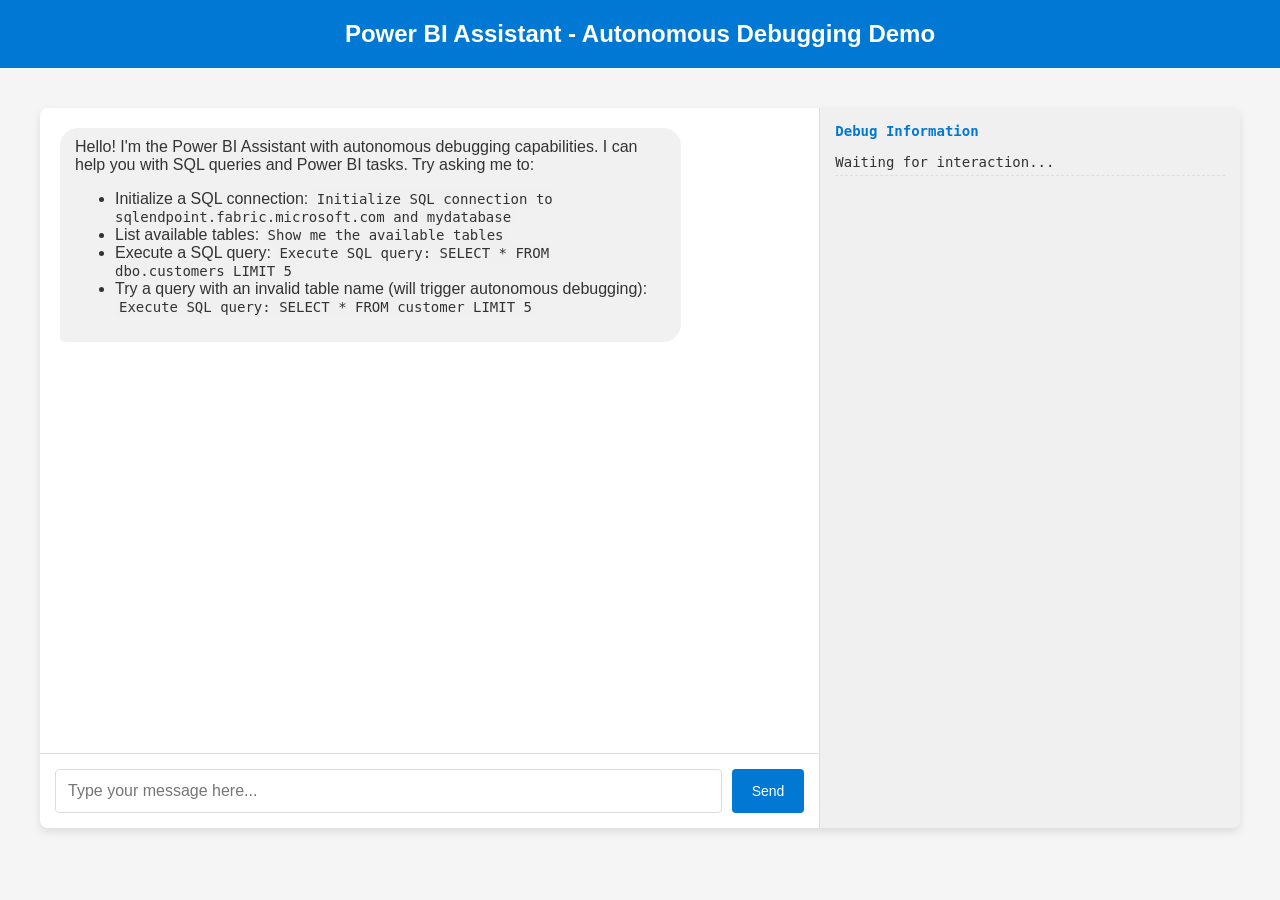
<file: templates/index.html>
<!DOCTYPE html>
<html lang="en">
<head>
    <meta charset="UTF-8">
    <meta name="viewport" content="width=device-width, initial-scale=1.0">
    <title>Power BI Assistant - Autonomous Debugging Demo</title>
    <style>
        body {
            font-family: 'Segoe UI', Tahoma, Geneva, Verdana, sans-serif;
            margin: 0;
            padding: 0;
            background-color: #f5f5f5;
            color: #333;
        }
        .container {
            max-width: 1200px;
            margin: 0 auto;
            padding: 20px;
        }
        header {
            background-color: #0078d4;
            color: white;
            padding: 20px;
            text-align: center;
        }
        h1 {
            margin: 0;
            font-size: 24px;
        }
        .chat-container {
            display: flex;
            height: calc(100vh - 180px);
            margin-top: 20px;
            border-radius: 8px;
            overflow: hidden;
            box-shadow: 0 4px 8px rgba(0, 0, 0, 0.1);
        }
        .chat-window {
            flex: 2;
            background-color: white;
            display: flex;
            flex-direction: column;
        }
        .debug-window {
            flex: 1;
            background-color: #f0f0f0;
            border-left: 1px solid #ddd;
            padding: 15px;
            overflow-y: auto;
            font-family: 'Consolas', monospace;
            font-size: 14px;
        }
        .messages {
            flex: 1;
            padding: 20px;
            overflow-y: auto;
        }
        .message {
            margin-bottom: 15px;
            padding: 10px 15px;
            border-radius: 18px;
            max-width: 80%;
            word-wrap: break-word;
        }
        .user-message {
            background-color: #e1f5fe;
            margin-left: auto;
            border-bottom-right-radius: 5px;
        }
        .assistant-message {
            background-color: #f1f1f1;
            margin-right: auto;
            border-bottom-left-radius: 5px;
        }
        .input-area {
            display: flex;
            padding: 15px;
            border-top: 1px solid #ddd;
        }
        #message-input {
            flex: 1;
            padding: 12px;
            border: 1px solid #ddd;
            border-radius: 4px;
            font-size: 16px;
            outline: none;
        }
        button {
            background-color: #0078d4;
            color: white;
            border: none;
            border-radius: 4px;
            padding: 0 20px;
            margin-left: 10px;
            font-size: 14px;
            cursor: pointer;
            transition: background-color 0.2s;
        }
        button:hover {
            background-color: #106ebe;
        }
        .tool-result {
            background-color: #f9f9f9;
            border: 1px solid #ddd;
            border-radius: 4px;
            padding: 10px;
            margin-top: 10px;
            font-size: 14px;
        }
        .debug-title {
            font-weight: bold;
            margin-bottom: 10px;
            color: #0078d4;
        }
        .debug-log {
            padding: 5px 0;
            border-bottom: 1px dashed #ddd;
        }
        .loading {
            text-align: center;
            padding: 20px;
            color: #666;
        }
        code {
            background-color: #f0f0f0;
            padding: 2px 4px;
            border-radius: 3px;
            font-family: 'Consolas', monospace;
            font-size: 14px;
        }
        pre {
            background-color: #f5f5f5;
            padding: 10px;
            border-radius: 5px;
            overflow-x: auto;
            margin: 10px 0;
        }
    </style>
</head>
<body>
    <header>
        <h1>Power BI Assistant - Autonomous Debugging Demo</h1>
    </header>
    
    <div class="container">
        <div class="chat-container">
            <div class="chat-window">
                <div class="messages" id="messages">
                    <div class="message assistant-message">
                        Hello! I'm the Power BI Assistant with autonomous debugging capabilities. I can help you with SQL queries and Power BI tasks. Try asking me to:
                        <ul>
                            <li>Initialize a SQL connection: <code>Initialize SQL connection to sqlendpoint.fabric.microsoft.com and mydatabase</code></li>
                            <li>List available tables: <code>Show me the available tables</code></li>
                            <li>Execute a SQL query: <code>Execute SQL query: SELECT * FROM dbo.customers LIMIT 5</code></li>
                            <li>Try a query with an invalid table name (will trigger autonomous debugging): <code>Execute SQL query: SELECT * FROM customer LIMIT 5</code></li>
                        </ul>
                    </div>
                </div>
                <div class="input-area">
                    <input type="text" id="message-input" placeholder="Type your message here..." autocomplete="off">
                    <button id="send-button">Send</button>
                </div>
            </div>
            <div class="debug-window" id="debug-window">
                <div class="debug-title">Debug Information</div>
                <div class="debug-log">Waiting for interaction...</div>
            </div>
        </div>
    </div>

    <script>
        // Client-side JavaScript code for the chat interface
        const messagesContainer = document.getElementById('messages');
        const messageInput = document.getElementById('message-input');
        const sendButton = document.getElementById('send-button');
        const debugWindow = document.getElementById('debug-window');
        
        // Generate a unique session ID
        const sessionId = 'session_' + Math.random().toString(36).substring(2, 10);
        
        // Function to add a message to the chat
        function addMessage(content, sender) {
            const messageDiv = document.createElement('div');
            messageDiv.className = `message ${sender}-message`;
            messageDiv.innerHTML = content;
            messagesContainer.appendChild(messageDiv);
            messagesContainer.scrollTop = messagesContainer.scrollHeight;
        }
        
        // Function to update debug information
        function updateDebugInfo(info) {
            debugWindow.innerHTML = '<div class="debug-title">Debug Information</div>';
            
            // Add session ID
            const sessionDiv = document.createElement('div');
            sessionDiv.className = 'debug-log';
            sessionDiv.textContent = `Session ID: ${info.session_id || 'Unknown'}`;
            debugWindow.appendChild(sessionDiv);
            
            // Add executed tools
            if (info.auto_executed_tools && info.auto_executed_tools.length > 0) {
                const toolsDiv = document.createElement('div');
                toolsDiv.className = 'debug-log';
                toolsDiv.innerHTML = `<strong>Executed Tools:</strong><br>` + 
                    info.auto_executed_tools.map(tool => `- ${tool}`).join('<br>');
                debugWindow.appendChild(toolsDiv);
            }
            
            // Add debug logs
            if (info.debug_logs && info.debug_logs.length > 0) {
                const logsTitle = document.createElement('div');
                logsTitle.className = 'debug-log';
                logsTitle.innerHTML = '<strong>Autonomous Debugging Logs:</strong>';
                debugWindow.appendChild(logsTitle);
                
                info.debug_logs.forEach(log => {
                    const logDiv = document.createElement('div');
                    logDiv.className = 'debug-log';
                    logDiv.textContent = log;
                    debugWindow.appendChild(logDiv);
                });
            }
            
            // Add tool results
            if (info.tool_results && info.tool_results.length > 0) {
                const resultsTitle = document.createElement('div');
                resultsTitle.className = 'debug-log';
                resultsTitle.innerHTML = '<strong>Tool Results:</strong>';
                debugWindow.appendChild(resultsTitle);
                
                info.tool_results.forEach(result => {
                    const resultDiv = document.createElement('div');
                    resultDiv.className = 'debug-log';
                    
                    let resultText = `Tool: ${result.tool_name}<br>`;
                    resultText += `Params: ${JSON.stringify(result.params)}<br>`;
                    
                    // Format the result based on type
                    if (Array.isArray(result.result)) {
                        if (result.result.length > 3) {
                            resultText += `Result: Array with ${result.result.length} items<br>`;
                            resultText += `First 3 items: ${JSON.stringify(result.result.slice(0, 3), null, 2)}...`;
                        } else {
                            resultText += `Result: ${JSON.stringify(result.result, null, 2)}`;
                        }
                    } else {
                        resultText += `Result: ${JSON.stringify(result.result, null, 2)}`;
                    }
                    
                    resultDiv.innerHTML = resultText;
                    debugWindow.appendChild(resultDiv);
                });
            }
        }
        
        // Function to send a message
        async function sendMessage() {
            const message = messageInput.value.trim();
            if (!message) return;
            
            // Add user message to the chat
            addMessage(message, 'user');
            
            // Clear input
            messageInput.value = '';
            
            // Add loading indicator
            const loadingDiv = document.createElement('div');
            loadingDiv.className = 'loading';
            loadingDiv.textContent = 'Processing...';
            messagesContainer.appendChild(loadingDiv);
            
            try {
                // Send message to the API
                const response = await fetch('/api/chat', {
                    method: 'POST',
                    headers: {
                        'Content-Type': 'application/json'
                    },
                    body: JSON.stringify({
                        message: message,
                        session_id: sessionId
                    })
                });
                
                // Remove loading indicator
                messagesContainer.removeChild(loadingDiv);
                
                if (!response.ok) {
                    throw new Error('API request failed');
                }
                
                const data = await response.json();
                
                // Add assistant's response to the chat
                let assistantContent = data.message;
                
                // Add tool results if available
                if (data.tool_results && data.tool_results.length > 0) {
                    assistantContent += '<div class="tool-result">';
                    assistantContent += `<strong>Results:</strong> `;
                    
                    // Format results based on type
                    const lastToolResult = data.tool_results[data.tool_results.length - 1];
                    if (lastToolResult && lastToolResult.result) {
                        if (Array.isArray(lastToolResult.result)) {
                            if (lastToolResult.result.length > 3) {
                                assistantContent += `Found ${lastToolResult.result.length} items. Here are the first 3:<br>`;
                                assistantContent += `<pre>${JSON.stringify(lastToolResult.result.slice(0, 3), null, 2)}...</pre>`;
                            } else {
                                assistantContent += `<pre>${JSON.stringify(lastToolResult.result, null, 2)}</pre>`;
                            }
                        } else {
                            assistantContent += `<pre>${JSON.stringify(lastToolResult.result, null, 2)}</pre>`;
                        }
                    }
                    
                    assistantContent += '</div>';
                }
                
                // If autonomous debugging was performed, add a note
                if (data.debug_logs && data.debug_logs.length > 0) {
                    assistantContent += '<div class="tool-result" style="background-color: #e6f7ff; border-color: #91d5ff;">';
                    assistantContent += '<strong>Note:</strong> Autonomous debugging was performed to fix an issue with your request.';
                    assistantContent += '</div>';
                }
                
                addMessage(assistantContent, 'assistant');
                
                // Update debug information
                updateDebugInfo(data);
                
            } catch (error) {
                // Remove loading indicator if still present
                if (messagesContainer.contains(loadingDiv)) {
                    messagesContainer.removeChild(loadingDiv);
                }
                
                console.error('Error:', error);
                addMessage('Sorry, there was an error processing your request. Please try again.', 'assistant');
            }
        }
        
        // Event listeners
        sendButton.addEventListener('click', sendMessage);
        messageInput.addEventListener('keydown', event => {
            if (event.key === 'Enter') {
                sendMessage();
            }
        });
    </script>
</body>
</html>
</file>
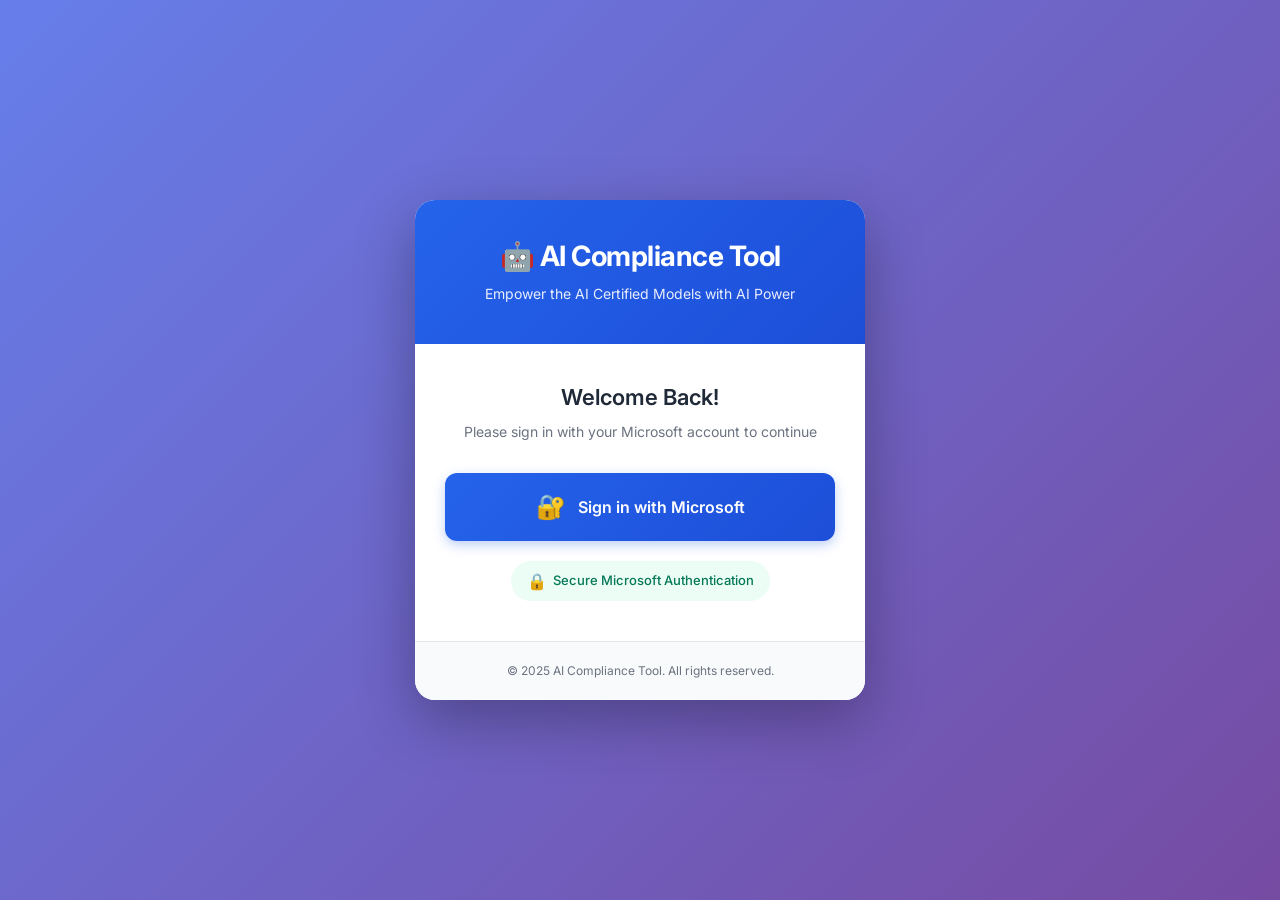
<file: webapp/templates/login.html>
<!DOCTYPE html>
<html lang="en">
<head>
    <meta charset="UTF-8">
    <meta name="viewport" content="width=device-width, initial-scale=1.0">
    <title>Login - AI Compliance Tool</title>
    <link href="https://fonts.googleapis.com/css2?family=Inter:wght@400;500;600;700&display=swap" rel="stylesheet">
    <link href="https://cdn.jsdelivr.net/npm/bootstrap@5.3.0-alpha1/dist/css/bootstrap.min.css" rel="stylesheet">
    <style>
        * {
            margin: 0;
            padding: 0;
            box-sizing: border-box;
        }

        body {
            font-family: 'Inter', -apple-system, BlinkMacSystemFont, 'Segoe UI', Roboto, sans-serif;
            background: linear-gradient(135deg, #667eea 0%, #764ba2 100%);
            min-height: 100vh;
            display: flex;
            align-items: center;
            justify-content: center;
            padding: 20px;
        }

        .login-container {
            background: white;
            border-radius: 20px;
            box-shadow: 0 20px 60px rgba(0, 0, 0, 0.3);
            overflow: hidden;
            max-width: 450px;
            width: 100%;
            animation: slideIn 0.5s ease-out;
        }

        @keyframes slideIn {
            from {
                opacity: 0;
                transform: translateY(-30px);
            }
            to {
                opacity: 1;
                transform: translateY(0);
            }
        }

        .login-header {
            background: linear-gradient(135deg, #2563eb 0%, #1d4ed8 100%);
            color: white;
            padding: 40px 30px;
            text-align: center;
        }

        .login-header h1 {
            font-size: 28px;
            font-weight: 700;
            margin-bottom: 10px;
            letter-spacing: -0.5px;
        }

        .login-header p {
            font-size: 14px;
            opacity: 0.9;
            margin: 0;
        }

        .login-body {
            padding: 40px 30px;
        }

        .login-info {
            text-align: center;
            margin-bottom: 30px;
        }

        .login-info h2 {
            font-size: 22px;
            font-weight: 600;
            color: #1f2937;
            margin-bottom: 10px;
        }

        .login-info p {
            font-size: 14px;
            color: #6b7280;
            line-height: 1.6;
        }

        .microsoft-btn {
            width: 100%;
            background: linear-gradient(135deg, #2563eb 0%, #1d4ed8 100%);
            color: white;
            border: none;
            border-radius: 12px;
            padding: 16px 24px;
            font-size: 16px;
            font-weight: 600;
            cursor: pointer;
            display: flex;
            align-items: center;
            justify-content: center;
            gap: 12px;
            transition: all 0.3s ease;
            box-shadow: 0 4px 12px rgba(37, 99, 235, 0.3);
        }

        .microsoft-btn:hover {
            background: linear-gradient(135deg, #1d4ed8 0%, #1e40af 100%);
            transform: translateY(-2px);
            box-shadow: 0 6px 16px rgba(37, 99, 235, 0.4);
        }

        .microsoft-btn:active {
            transform: translateY(0);
        }

        .microsoft-icon {
            font-size: 24px;
        }

        .loading {
            display: none;
            text-align: center;
            margin-top: 20px;
            color: #6b7280;
            font-size: 14px;
        }

        .loading.active {
            display: block;
        }

        .spinner {
            display: inline-block;
            width: 20px;
            height: 20px;
            border: 3px solid #e5e7eb;
            border-top-color: #2563eb;
            border-radius: 50%;
            animation: spin 0.8s linear infinite;
            margin-right: 8px;
        }

        @keyframes spin {
            to { transform: rotate(360deg); }
        }

        .error-message {
            background: #fee2e2;
            border: 1px solid #ef4444;
            color: #991b1b;
            padding: 12px 16px;
            border-radius: 8px;
            margin-bottom: 20px;
            font-size: 14px;
            display: none;
        }

        .error-message.active {
            display: block;
        }

        .login-footer {
            text-align: center;
            padding: 20px 30px;
            background: #f9fafb;
            border-top: 1px solid #e5e7eb;
        }

        .login-footer p {
            font-size: 12px;
            color: #6b7280;
            margin: 0;
        }

        .security-badge {
            display: inline-flex;
            align-items: center;
            gap: 6px;
            background: #ecfdf5;
            color: #047857;
            padding: 8px 16px;
            border-radius: 20px;
            font-size: 13px;
            font-weight: 500;
            margin-top: 20px;
        }

        .security-icon {
            font-size: 16px;
        }
    </style>
</head>
<body>
    <div class="login-container">
        <div class="login-header">
            <h1>🤖 AI Compliance Tool</h1>
            <p>Empower the AI Certified Models with AI Power</p>
        </div>

        <div class="login-body">
            <div class="login-info">
                <h2>Welcome Back!</h2>
                <p>Please sign in with your Microsoft account to continue</p>
            </div>

            <div class="error-message" id="error-message">
                Authentication failed. Please try again.
            </div>

            <button class="microsoft-btn" id="login-btn" onclick="login()">
                <span class="microsoft-icon">🔐</span>
                <span>Sign in with Microsoft</span>
            </button>

            <div class="loading" id="loading">
                <span class="spinner"></span>
                <span>Authenticating...</span>
            </div>

            <div style="text-align: center;">
                <div class="security-badge">
                    <span class="security-icon">🔒</span>
                    <span>Secure Microsoft Authentication</span>
                </div>
            </div>
        </div>

        <div class="login-footer">
            <p>© 2025 AI Compliance Tool. All rights reserved.</p>
        </div>
    </div>

    <script>
        function login() {
            const loginBtn = document.getElementById('login-btn');
            const loading = document.getElementById('loading');
            const errorMessage = document.getElementById('error-message');

            // Hide error message
            errorMessage.classList.remove('active');
            
            // Show loading state
            loginBtn.disabled = true;
            loginBtn.style.opacity = '0.6';
            loading.classList.add('active');

            // Redirect to Flask login endpoint
            window.location.href = '/login';
        }

        // Check for error parameter in URL
        const urlParams = new URLSearchParams(window.location.search);
        if (urlParams.get('error')) {
            document.getElementById('error-message').classList.add('active');
            document.getElementById('error-message').textContent = 
                urlParams.get('error') || 'Authentication failed. Please try again.';
        }
    </script>
</body>
</html>
</file>
